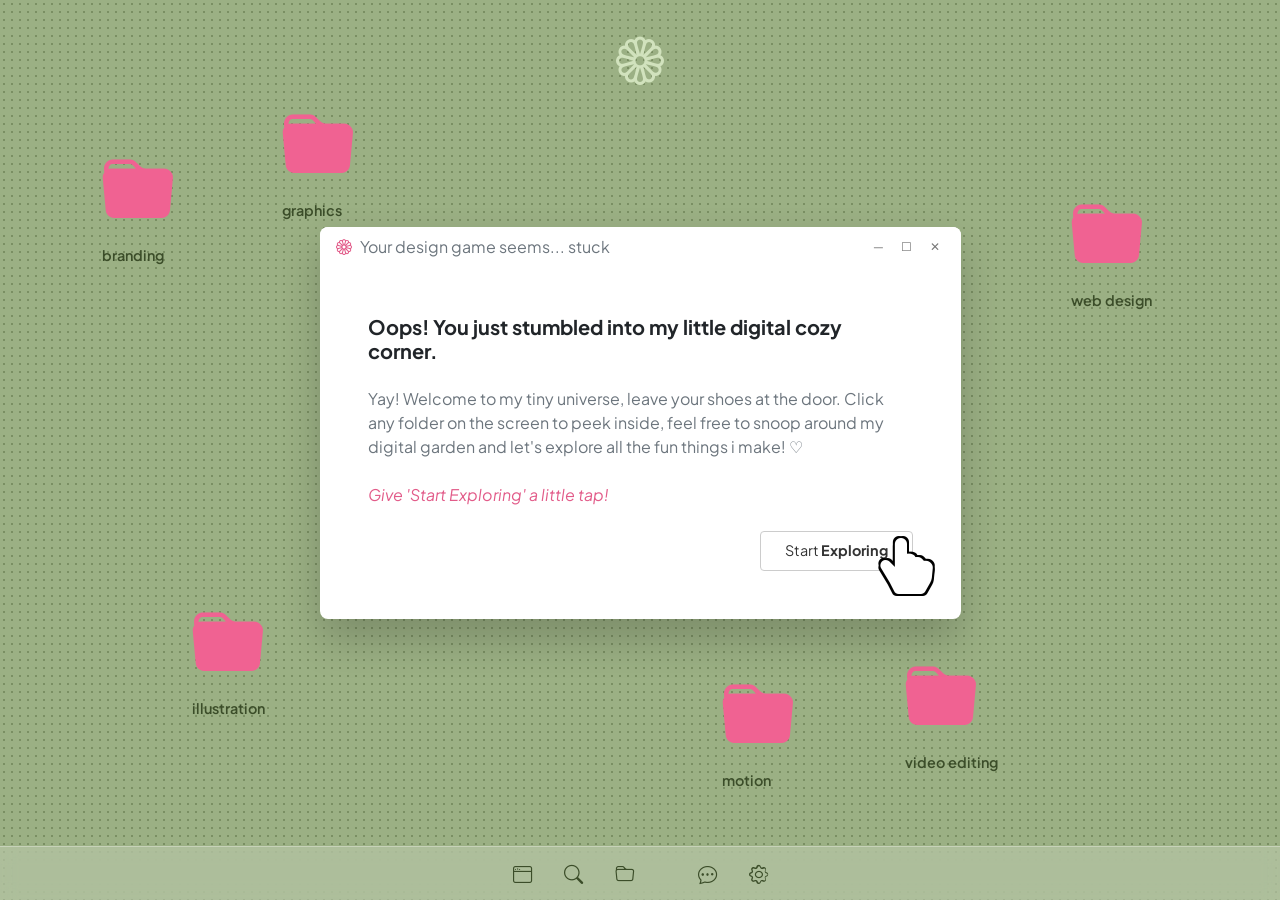
<file: index.html>
<!DOCTYPE html>
<html lang="en">
<head>
  <meta charset="UTF-8">
  <meta name="viewport" content="width=device-width, initial-scale=1.0">
  <title>Studio Clover - Interactive Web</title>

  <!-- Bootstrap 5 CDN -->
  <link href="https://cdn.jsdelivr.net/npm/bootstrap@5.3.2/dist/css/bootstrap.min.css" rel="stylesheet">
  <!-- Bootstrap Icons CDN -->
  <link href="https://cdn.jsdelivr.net/npm/bootstrap-icons@1.11.1/font/bootstrap-icons.css" rel="stylesheet">
  <!-- Google Fonts -->
  <link rel="preconnect" href="https://fonts.googleapis.com">
  <link rel="preconnect" href="https://fonts.gstatic.com" crossorigin>
  <link href="https://fonts.googleapis.com/css2?family=Caveat:wght@600&family=Playfair+Display:ital,wght@1,400;1,600&family=Plus+Jakarta+Sans:wght@400;500;600;700&family=Yellowtail&display=swap" rel="stylesheet">

  <!-- Custom CSS -->
  <link rel="stylesheet" href="assets/css/style.css">
</head>
<body class="desktop-bg min-vh-100 position-relative overflow-x-hidden">

  <!-- ==========================================================================
       HALAMAN 1: CLOVER POP-UP MODE (DESKTOP RETRO)
       ========================================================================== -->
  <div id="page1" class="page-section min-vh-100 d-flex flex-column justify-content-between">

    <!-- Desktop Background Icons -->
    <div class="desktop-icons position-absolute w-100 h-100 pointer-events-none">
      <div class="folder-item position-absolute" style="top: 15%; left: 8%;">
        <div class="folder-icon"><i class="bi bi-folder-fill"></i></div>
        <span class="folder-label">branding</span>
      </div>
      <div class="folder-item position-absolute" style="top: 10%; left: 22%;">
        <div class="folder-icon"><i class="bi bi-folder-fill"></i></div>
        <span class="folder-label">graphics</span>
      </div>
      <div class="folder-item position-absolute" style="top: 20%; right: 10%;">
        <div class="folder-icon"><i class="bi bi-folder-fill"></i></div>
        <span class="folder-label">web design</span>
      </div>
      <div class="folder-item position-absolute" style="bottom: 20%; left: 15%;">
        <div class="folder-icon"><i class="bi bi-folder-fill"></i></div>
        <span class="folder-label">illustration</span>
      </div>
      <div class="folder-item position-absolute" style="bottom: 12%; right: 38%;">
        <div class="folder-icon"><i class="bi bi-folder-fill"></i></div>
        <span class="folder-label">motion</span>
      </div>
      <div class="folder-item position-absolute" style="bottom: 14%; right: 22%;">
        <div class="folder-icon"><i class="bi bi-folder-fill"></i></div>
        <span class="folder-label">video editing</span>
      </div>
      <div class="position-absolute top-0 start-50 translate-middle-x mt-4 text-center">
        <div class="clover-logo"><i class="bi bi-flower1"></i></div>
      </div>
    </div>

    <!-- Main Pop-Up Card -->
    <main class="container my-auto position-relative z-2">
      <div class="row justify-content-center">
        <div class="col-12 col-md-10 col-lg-8 col-xl-7">
          <div class="card retro-popup shadow-lg border-0 rounded-3 overflow-hidden">
            <div class="card-header bg-white border-bottom-0 d-flex align-items-center justify-content-between px-3 py-2">
              <div class="d-flex align-items-center gap-2">
                <i class="bi bi-flower1 text-pink fs-6"></i>
                <span class="popup-title text-secondary">Your design game seems... stuck</span>
              </div>
              <div class="window-controls d-flex align-items-center gap-2">
                <button class="btn btn-sm btn-win-ctrl p-0">—</button>
                <button class="btn btn-sm btn-win-ctrl p-0">☐</button>
                <button class="btn btn-sm btn-win-ctrl p-0">✕</button>
              </div>
            </div>
            <div class="card-body p-4 p-md-5 position-relative">
              <h5 class="fw-bold text-dark mb-4">Oops! You just stumbled into my little digital cozy corner.</h5>
              <p class="body-text text-secondary mb-4">
               Yay! Welcome to my tiny universe, leave your shoes at the door. Click any folder on the screen to peek inside, feel free to snoop around my digital garden and let's explore all the fun things i make! ♡
              </p>
              <p class="tagline-pink text-pink fst-italic mb-4">
                Give 'Start Exploring' a little tap!
              </p>
              <div class="d-flex justify-content-end position-relative">
                <a href="page2.html" class="btn btn-outline-dark btn-explore rounded-1 px-4 py-2" id="btnExplore">
                  Start <span class="fw-bold">Exploring</span> 
                </a>
                <!-- Pixel Hand Pointer -->
                <div class="pixel-pointer position-absolute">
                  <i class="bi bi-hand-index-thumb-fill"></i>
                </div>
              </div>
            </div>
          </div>
        </div>
      </div>
    </main>

    <!-- Taskbar -->
    <footer class="retro-taskbar py-2 px-3 position-relative z-3">
      <div class="container-fluid d-flex justify-content-center align-items-center gap-3">
        <div class="taskbar-icon"><i class="bi bi-window"></i></div>
        <div class="taskbar-icon"><i class="bi bi-search"></i></div>
        <div class="taskbar-icon"><i class="bi bi-folder"></i></div>
        <div class="taskbar-icon"><i class="bi bi-edge"></i></div>
        <div class="taskbar-icon"><i class="bi bi-chat-dots"></i></div>
        <div class="taskbar-icon"><i class="bi bi-gear"></i></div>
      </div>
    </footer>
  </div>

  <!-- Bootstrap 5 JS Bundle -->
  <script src="https://cdn.jsdelivr.net/npm/bootstrap@5.3.2/dist/js/bootstrap.bundle.min.js"></script>
  <!-- Custom JS -->
  <script src="assets/js/script.js"></script>
</body>
</html>
</file>
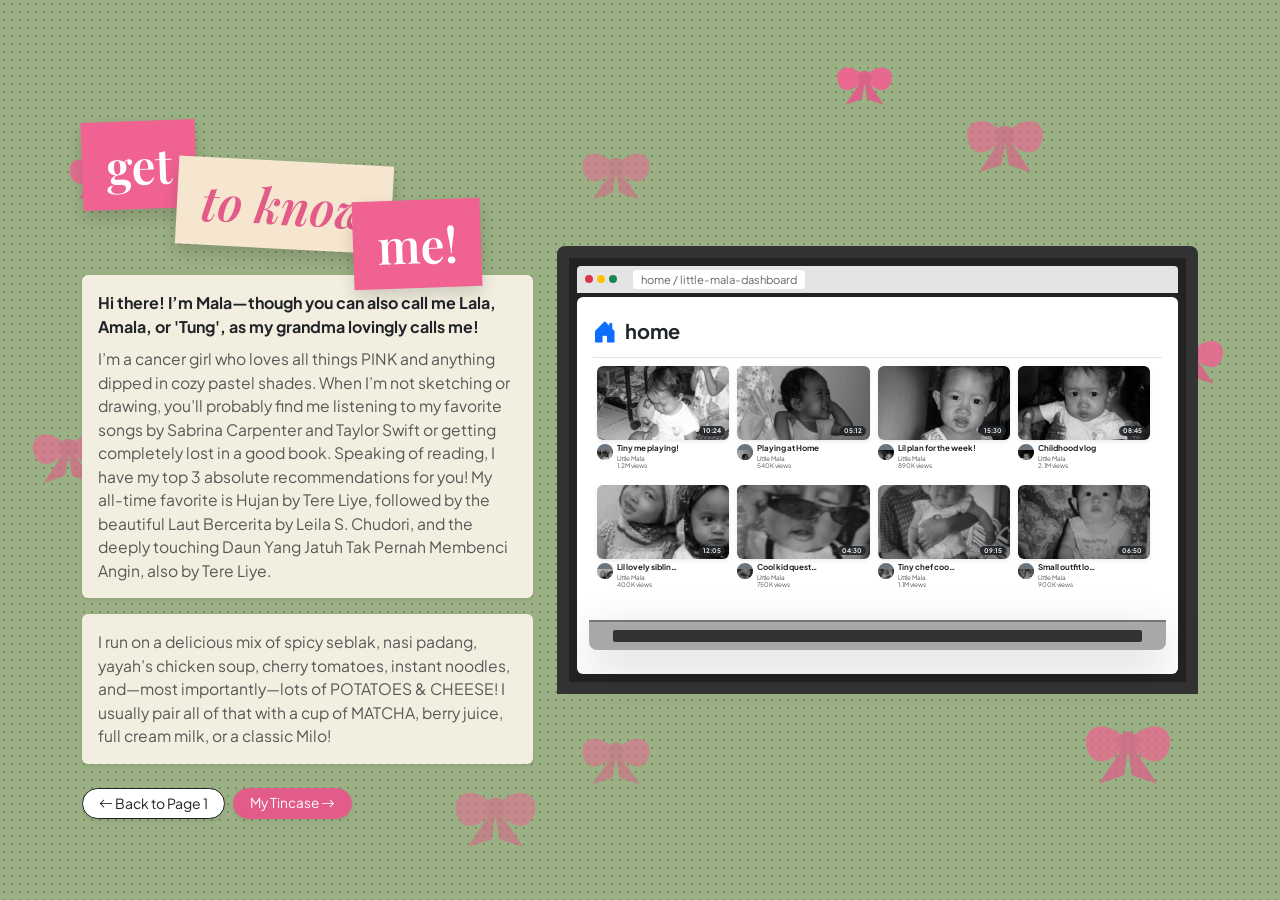
<file: page2.html>
<!DOCTYPE html>
<html lang="en">
<head>
  <meta charset="UTF-8">
  <meta name="viewport" content="width=device-width, initial-scale=1.0">
  <title>Studio Clover - Get Your Life Together</title>

  <!-- Bootstrap 5 CDN -->
  <link href="https://cdn.jsdelivr.net/npm/bootstrap@5.3.2/dist/css/bootstrap.min.css" rel="stylesheet">
  <!-- Bootstrap Icons CDN -->
  <link href="https://cdn.jsdelivr.net/npm/bootstrap-icons@1.11.1/font/bootstrap-icons.css" rel="stylesheet">
  <!-- Google Fonts -->
  <link rel="preconnect" href="https://fonts.googleapis.com">
  <link rel="preconnect" href="https://fonts.gstatic.com" crossorigin>
  <link href="https://fonts.googleapis.com/css2?family=Caveat:wght@600&family=Playfair+Display:ital,wght@1,400;1,600&family=Plus+Jakarta+Sans:wght@400;500;600;700&family=Yellowtail&display=swap" rel="stylesheet">

  <!-- Custom CSS -->
  <link rel="stylesheet" href="assets/css/style.css">
</head>
<body class="desktop-bg min-vh-100 position-relative overflow-x-hidden">

  <!-- ==========================================================================
       HALAMAN 2: NOTION / LIFE DASHBOARD (GAMBAR KEDUA)
       ========================================================================== -->
  <div id="page2" class="page-section min-vh-100 d-flex flex-column justify-content-center py-5 position-relative">
    
<!-- ==========================================================================
         PITA PINK ESTETIK (CUSTOM SVG MURNI) & BERGOYANG
         ========================================================================== -->
    <div style="position: absolute; top: 0; left: 0; width: 100%; height: 100%; pointer-events: none; z-index: 0; overflow: hidden;">
      
      <!-- Pita 1 -->
      <div class="ribbon-sway" style="position: absolute; top: 15%; left: 5%; width: 70px; height: 70px; opacity: 0.8;">
        <svg viewBox="0 0 24 24" xmlns="http://www.w3.org/2000/svg">
          <path d="M12,12 C7,6 1,8 2,13 C3,18 8,18 12,12 Z" fill="#f06292"/>
          <path d="M12,12 C17,6 23,8 22,13 C21,18 16,18 12,12 Z" fill="#f06292"/>
          <path d="M11,13 L5,22 L11,20 L12,14 Z" fill="#e25b89"/>
          <path d="M13,13 L19,22 L13,20 L12,14 Z" fill="#e25b89"/>
          <circle cx="12" cy="12" r="2.5" fill="#e25b89"/>
        </svg>
      </div>

      <!-- Pita 2 -->
      <div class="ribbon-sway" style="position: absolute; top: 10%; right: 18%; width: 90px; height: 90px; opacity: 0.6; animation-delay: 0.5s;">
        <svg viewBox="0 0 24 24" xmlns="http://www.w3.org/2000/svg">
          <path d="M12,12 C7,6 1,8 2,13 C3,18 8,18 12,12 Z" fill="#f06292"/><path d="M12,12 C17,6 23,8 22,13 C21,18 16,18 12,12 Z" fill="#f06292"/><path d="M11,13 L5,22 L11,20 L12,14 Z" fill="#e25b89"/><path d="M13,13 L19,22 L13,20 L12,14 Z" fill="#e25b89"/><circle cx="12" cy="12" r="2.5" fill="#e25b89"/>
        </svg>
      </div>

      <!-- Pita 3 -->
      <div class="ribbon-sway" style="position: absolute; bottom: 25%; left: 12%; width: 60px; height: 60px; opacity: 0.9; animation-delay: 1s;">
        <svg viewBox="0 0 24 24" xmlns="http://www.w3.org/2000/svg">
          <path d="M12,12 C7,6 1,8 2,13 C3,18 8,18 12,12 Z" fill="#f06292"/><path d="M12,12 C17,6 23,8 22,13 C21,18 16,18 12,12 Z" fill="#f06292"/><path d="M11,13 L5,22 L11,20 L12,14 Z" fill="#e25b89"/><path d="M13,13 L19,22 L13,20 L12,14 Z" fill="#e25b89"/><circle cx="12" cy="12" r="2.5" fill="#e25b89"/>
        </svg>
      </div>

      <!-- Pita 4 -->
      <div class="ribbon-sway" style="position: absolute; bottom: 12%; right: 8%; width: 100px; height: 100px; opacity: 0.7; animation-delay: 1.5s;">
        <svg viewBox="0 0 24 24" xmlns="http://www.w3.org/2000/svg">
          <path d="M12,12 C7,6 1,8 2,13 C3,18 8,18 12,12 Z" fill="#f06292"/><path d="M12,12 C17,6 23,8 22,13 C21,18 16,18 12,12 Z" fill="#f06292"/><path d="M11,13 L5,22 L11,20 L12,14 Z" fill="#e25b89"/><path d="M13,13 L19,22 L13,20 L12,14 Z" fill="#e25b89"/><circle cx="12" cy="12" r="2.5" fill="#e25b89"/>
        </svg>
      </div>

            <!-- Pita 5 -->
      <div class="ribbon-sway" style="position: absolute; bottom:50%; right: 10%; width: 100px; height: 100px; opacity: 0.7; animation-delay: 1.5s;">
        <svg viewBox="0 0 24 24" xmlns="http://www.w3.org/2000/svg">
          <path d="M12,12 C7,6 1,8 2,13 C3,18 8,18 12,12 Z" fill="#f06292"/><path d="M12,12 C17,6 23,8 22,13 C21,18 16,18 12,12 Z" fill="#f06292"/><path d="M11,13 L5,22 L11,20 L12,14 Z" fill="#e25b89"/><path d="M13,13 L19,22 L13,20 L12,14 Z" fill="#e25b89"/><circle cx="12" cy="12" r="2.5" fill="#e25b89"/>
        </svg>
      </div>

      <!-- Pita 6 -->
      <div class="ribbon-sway" style="position: absolute; top: 79%; left: 45%; width: 80px; height: 80px; opacity: 0.5; animation-delay: 0.2s;">
        <svg viewBox="0 0 24 24" xmlns="http://www.w3.org/2000/svg">
          <path d="M12,12 C7,6 1,8 2,13 C3,18 8,18 12,12 Z" fill="#f06292"/><path d="M12,12 C17,6 23,8 22,13 C21,18 16,18 12,12 Z" fill="#f06292"/><path d="M11,13 L5,22 L11,20 L12,14 Z" fill="#e25b89"/><path d="M13,13 L19,22 L13,20 L12,14 Z" fill="#e25b89"/><circle cx="12" cy="12" r="2.5" fill="#e25b89"/>
        </svg>
      </div>

      <div class="ribbon-sway" style="position: absolute; top: 14%; left: 45%; width: 80px; height: 80px; opacity: 0.5; animation-delay: 0.2s;">
        <svg viewBox="0 0 24 24" xmlns="http://www.w3.org/2000/svg">
          <path d="M12,12 C7,6 1,8 2,13 C3,18 8,18 12,12 Z" fill="#f06292"/><path d="M12,12 C17,6 23,8 22,13 C21,18 16,18 12,12 Z" fill="#f06292"/><path d="M11,13 L5,22 L11,20 L12,14 Z" fill="#e25b89"/><path d="M13,13 L19,22 L13,20 L12,14 Z" fill="#e25b89"/><circle cx="12" cy="12" r="2.5" fill="#e25b89"/>
        </svg>
      </div>

      <!-- Pita 8 (Tambahan Baru - Kiri Tengah) -->
      <div class="ribbon-sway" style="position: absolute; top: 45%; left: 2%; width: 85px; height: 85px; opacity: 0.6; animation-delay: 0.8s;">
        <svg viewBox="0 0 24 24" xmlns="http://www.w3.org/2000/svg">
          <path d="M12,12 C7,6 1,8 2,13 C3,18 8,18 12,12 Z" fill="#f06292"/><path d="M12,12 C17,6 23,8 22,13 C21,18 16,18 12,12 Z" fill="#f06292"/><path d="M11,13 L5,22 L11,20 L12,14 Z" fill="#e25b89"/><path d="M13,13 L19,22 L13,20 L12,14 Z" fill="#e25b89"/><circle cx="12" cy="12" r="2.5" fill="#e25b89"/>
        </svg>
      </div>

      <!-- Pita 9 (Tambahan Baru - Atas Tengah Kanan) -->
      <div class="ribbon-sway" style="position: absolute; top: 5%; left: 65%; width: 65px; height: 65px; opacity: 0.9; animation-delay: 1.2s;">
        <svg viewBox="0 0 24 24" xmlns="http://www.w3.org/2000/svg">
          <path d="M12,12 C7,6 1,8 2,13 C3,18 8,18 12,12 Z" fill="#f06292"/><path d="M12,12 C17,6 23,8 22,13 C21,18 16,18 12,12 Z" fill="#f06292"/><path d="M11,13 L5,22 L11,20 L12,14 Z" fill="#e25b89"/><path d="M13,13 L19,22 L13,20 L12,14 Z" fill="#e25b89"/><circle cx="12" cy="12" r="2.5" fill="#e25b89"/>
        </svg>
      </div>

      <!-- Pita 10 (Tambahan Baru - Bawah Tengah) -->
      <div class="ribbon-sway" style="position: absolute; bottom: 5%; left: 35%; width: 95px; height: 95px; opacity: 0.5; animation-delay: 0.4s;">
        <svg viewBox="0 0 24 24" xmlns="http://www.w3.org/2000/svg">
          <path d="M12,12 C7,6 1,8 2,13 C3,18 8,18 12,12 Z" fill="#f06292"/><path d="M12,12 C17,6 23,8 22,13 C21,18 16,18 12,12 Z" fill="#f06292"/><path d="M11,13 L5,22 L11,20 L12,14 Z" fill="#e25b89"/><path d="M13,13 L19,22 L13,20 L12,14 Z" fill="#e25b89"/><circle cx="12" cy="12" r="2.5" fill="#e25b89"/>
        </svg>
      </div>

      <!-- Pita 11 (Tambahan Baru - Kanan Tengah) -->
      <div class="ribbon-sway" style="position: absolute; top: 35%; right: 4%; width: 75px; height: 75px; opacity: 0.8; animation-delay: 1.7s;">
        <svg viewBox="0 0 24 24" xmlns="http://www.w3.org/2000/svg">
          <path d="M12,12 C7,6 1,8 2,13 C3,18 8,18 12,12 Z" fill="#f06292"/><path d="M12,12 C17,6 23,8 22,13 C21,18 16,18 12,12 Z" fill="#f06292"/><path d="M11,13 L5,22 L11,20 L12,14 Z" fill="#e25b89"/><path d="M13,13 L19,22 L13,20 L12,14 Z" fill="#e25b89"/><circle cx="12" cy="12" r="2.5" fill="#e25b89"/>
        </svg>
      </div>

      <!-- Pita 12 (Tambahan Baru - Kanan Bawah Agak Tengah) -->
      <div class="ribbon-sway" style="position: absolute; bottom: 30%; right: 35%; width: 55px; height: 55px; opacity: 0.7; animation-delay: 2.1s;">
        <svg viewBox="0 0 24 24" xmlns="http://www.w3.org/2000/svg">
          <path d="M12,12 C7,6 1,8 2,13 C3,18 8,18 12,12 Z" fill="#f06292"/><path d="M12,12 C17,6 23,8 22,13 C21,18 16,18 12,12 Z" fill="#f06292"/><path d="M11,13 L5,22 L11,20 L12,14 Z" fill="#e25b89"/><path d="M13,13 L19,22 L13,20 L12,14 Z" fill="#e25b89"/><circle cx="12" cy="12" r="2.5" fill="#e25b89"/>
        </svg>
      </div>

    </div>
    <div class="container position-relative z-1">

      <div class="row g-4 align-items-center justify-content-center mt-2 mt-lg-3">
        <!-- Left Side: Scrapbook Text Notes -->
        <div class="col-12 col-lg-5">
          <!-- Title Banner Stickers (Disusun Menurun / Anak Tangga) -->
         <!-- Title Banner Stickers (Diperbesar) -->
          <div class="mb-4 position-relative" style="min-height: 130px;"> <!-- min-height dibesarkan agar tidak menabrak notes -->
            
            <div class="position-absolute" style="top: 0; left: 0;">
              <span class="sticker-tag tag-pink px-4 py-2 shadow stiker-animasi" style="font-size: 3rem;">get</span>
            </div>
            
            <div class="position-absolute" style="top: 40px; left: 21%;">
              <span class="sticker-tag tag-cream px-4 py-2 fst-italic shadow stiker-animasi" style="font-size: 3rem;">to know</span>
            </div>
            
            <div class="position-absolute" style="top: 79px; left: 60%;">
              <span class="sticker-tag tag-pink px-4 py-2 shadow stiker-animasi" style="font-size: 3rem;">me!</span>
            </div>
            
          </div>
          <!-- Memo Kotak Pertama -->
          <div class="p-3 mb-3 rounded shadow-sm kertas-melayang" style="background-color: #f3efe0;">
            <strong class="text-dark d-block mb-2">Hi there! I’m Mala—though you can also call me Lala, Amala, or 'Tung', as my grandma lovingly calls me!</strong>
            <p class="text-muted mb-0" style="font-size: 0.98rem;">
              I’m a cancer girl who loves all things PINK and anything dipped in cozy pastel shades. When I’m not sketching or drawing, you’ll probably find me listening to my favorite songs by Sabrina Carpenter and Taylor Swift or getting completely lost in a good book. Speaking of reading, I have my top 3 absolute recommendations for you! My all-time favorite is Hujan by Tere Liye, followed by the beautiful Laut Bercerita by Leila S. Chudori, and the deeply touching Daun Yang Jatuh Tak Pernah Membenci Angin, also by Tere Liye.
            </p>
          </div>

          <!-- Memo Kotak Kedua -->
          <div class="p-3 rounded shadow-sm kertas-melayang" style="background-color: #f3efe0;">
            <p class="text-muted mb-0" style="font-size: 0.98rem;">
              I run on a delicious mix of spicy seblak, nasi padang, yayah’s chicken soup, cherry tomatoes, instant noodles, and—most importantly—lots of POTATOES & CHEESE! I usually pair all of that with a cup of MATCHA, berry juice, full cream milk, or a classic Milo!
            </p>
          </div>



          <!-- Button Back / Next -->
          <div class="mt-4 d-flex gap-2">
            <a href="index.html" class="btn btn-sm btn-outline-dark rounded-pill px-3 bg-white shadow-sm" id="btnBack">
              <i class="bi bi-arrow-left"></i> Back to Page 1
            </a>
            <a href="page3.html" class="btn btn-sm btn-pink-solid rounded-pill px-3 shadow-sm" id="btnNextToPage3">
              My Tincase <i class="bi bi-arrow-right"></i>
            </a>
          </div>
        </div>

        <!-- Right Side: Laptop Screen Mockup -->
        <div class="col-12 col-lg-7 text-center">
          <div class="laptop-container mx-auto">
            <div class="laptop-screen p-2 rounded-top-3">
              <div class="browser-bar d-flex align-items-center px-2 py-1 mb-1">
                <span class="dot bg-danger me-1"></span>
                <span class="dot bg-warning me-1"></span>
                <span class="dot bg-success me-3"></span>
                <span class="browser-url text-truncate">home / little-mala-dashboard</span>
              </div>
              <div class="notion-dashboard-grid p-3 rounded bg-white text-start">
                <div class="d-flex align-items-center gap-2 mb-3 border-bottom pb-2">
                  <i class="bi bi-house-door-fill text-primary fs-4"></i>
                  <strong class="text-dark fs-5">home</strong>
                </div>
           <div class="row g-4 px-2 pb-2">
<div class="row g-2 px-2 pb-2">
  
  <!-- Video 1 -->
  <div class="col-3">
    <div class="text-start">
      <div class="position-relative mb-1">
        <img src="assets/images/malakecil2.jpeg" class="img-fluid rounded-2 w-100 object-fit-cover shadow-sm" style="aspect-ratio: 16/9;" alt="Video 1">
        <span class="position-absolute bottom-0 end-0 bg-dark text-white rounded px-1 m-1 fw-bold" style="font-size: 0.4rem; opacity: 0.9;">10:24</span>
      </div>
      <div class="d-flex gap-1 mt-1">
        <div class="rounded-circle bg-secondary flex-shrink-0" style="width: 16px; height: 16px; overflow: hidden;">
           <img src="assets/images/malakecil2.jpeg" class="w-100 h-100 object-fit-cover" alt="Avatar">
        </div>
        <div>
          <h6 class="mb-0 text-dark" style="font-size: 0.5rem; font-weight: 700; line-height: 1.1;">Tiny me playing!</h6>
          <div class="text-muted" style="font-size: 0.4rem; line-height: 1.1; margin-top: 2px;">
            Little Mala <br> 1.2M views
          </div>
        </div>
      </div>
    </div>
  </div>

  <!-- Video 2 -->
  <div class="col-3">
    <div class="text-start">
      <div class="position-relative mb-1">
        <img src="assets/images/malakecil4.jpeg" class="img-fluid rounded-2 w-100 object-fit-cover shadow-sm" style="aspect-ratio: 16/9;" alt="Video 2">
        <span class="position-absolute bottom-0 end-0 bg-dark text-white rounded px-1 m-1 fw-bold" style="font-size: 0.4rem; opacity: 0.9;">05:12</span>
      </div>
      <div class="d-flex gap-1 mt-1">
        <div class="rounded-circle bg-secondary flex-shrink-0" style="width: 16px; height: 16px; overflow: hidden;">
           <img src="assets/images/malakecil4.jpeg" class="w-100 h-100 object-fit-cover" alt="Avatar">
        </div>
        <div>
          <h6 class="mb-0 text-dark" style="font-size: 0.5rem; font-weight: 700; line-height: 1.1;">Playing at Home</h6>
          <div class="text-muted" style="font-size: 0.4rem; line-height: 1.1; margin-top: 2px;">
            Little Mala <br> 540K views
          </div>
        </div>
      </div>
    </div>
  </div>

  <!-- Video 3 -->
  <div class="col-3">
    <div class="text-start">
      <div class="position-relative mb-1">
        <img src="assets/images/malakecil1.jpeg" class="img-fluid rounded-2 w-100 object-fit-cover shadow-sm" style="aspect-ratio: 16/9;" alt="Video 3">
        <span class="position-absolute bottom-0 end-0 bg-dark text-white rounded px-1 m-1 fw-bold" style="font-size: 0.4rem; opacity: 0.9;">15:30</span>
      </div>
      <div class="d-flex gap-1 mt-1">
        <div class="rounded-circle bg-secondary flex-shrink-0" style="width: 16px; height: 16px; overflow: hidden;">
           <img src="assets/images/malakecil1.jpeg" class="w-100 h-100 object-fit-cover" alt="Avatar">
        </div>
        <div>
          <h6 class="mb-0 text-dark" style="font-size: 0.5rem; font-weight: 700; line-height: 1.1;">Lil plan for the week!</h6>
          <div class="text-muted" style="font-size: 0.4rem; line-height: 1.1; margin-top: 2px;">
            Little Mala <br> 890K views
          </div>
        </div>
      </div>
    </div>
  </div>

  <!-- Video 4 -->
  <div class="col-3">
    <div class="text-start">
      <div class="position-relative mb-1">
        <img src="assets/images/malakecil3.jpeg" class="img-fluid rounded-2 w-100 object-fit-cover shadow-sm" style="aspect-ratio: 16/9;" alt="Video 4">
        <span class="position-absolute bottom-0 end-0 bg-dark text-white rounded px-1 m-1 fw-bold" style="font-size: 0.4rem; opacity: 0.9;">08:45</span>
      </div>
      <div class="d-flex gap-1 mt-1">
        <div class="rounded-circle bg-secondary flex-shrink-0" style="width: 16px; height: 16px; overflow: hidden;">
           <img src="assets/images/malakecil3.jpeg" class="w-100 h-100 object-fit-cover" alt="Avatar">
        </div>
        <div>
          <h6 class="mb-0 text-dark" style="font-size: 0.5rem; font-weight: 700; line-height: 1.1;">Childhood vlog</h6>
          <div class="text-muted" style="font-size: 0.4rem; line-height: 1.1; margin-top: 2px;">
            Little Mala <br> 2.1M views
          </div>
        </div>
      </div>
    </div>
  </div>

  <div class="col-3 mt-3">
                      <div class="text-start">
                        <div class="position-relative mb-1">
                          <img src="assets/images/malakecil5.jpeg" class="img-fluid rounded-2 w-100 object-fit-cover shadow-sm" style="aspect-ratio: 16/9;" alt="Video 5">
                          <span class="position-absolute bottom-0 end-0 bg-dark text-white rounded px-1 m-1 fw-bold" style="font-size: 0.4rem; opacity: 0.9;">12:05</span>
                        </div>
                        <div class="d-flex gap-1 mt-1">
                          <div class="rounded-circle bg-secondary flex-shrink-0" style="width: 16px; height: 16px; overflow: hidden;">
                             <img src="assets/images/malakecil5.jpeg" class="w-100 h-100 object-fit-cover" alt="Avatar">
                          </div>
                          <div>
                            <h6 class="mb-0 text-dark text-truncate" style="font-size: 0.5rem; font-weight: 700; line-height: 1.1; max-width: 60px;">Lil lovely siblings♡</h6>
                            <div class="text-muted" style="font-size: 0.4rem; line-height: 1.1; margin-top: 2px;">Little Mala <br> 400K views</div>
                          </div>
                        </div>
                      </div>
                    </div>

                    <!-- Video 6 -->
                    <div class="col-3 mt-3">
                      <div class="text-start">
                        <div class="position-relative mb-1">
                          <img src="assets/images/malakecil6.jpeg" class="img-fluid rounded-2 w-100 object-fit-cover shadow-sm" style="aspect-ratio: 16/9;" alt="Video 6">
                          <span class="position-absolute bottom-0 end-0 bg-dark text-white rounded px-1 m-1 fw-bold" style="font-size: 0.4rem; opacity: 0.9;">04:30</span>
                        </div>
                        <div class="d-flex gap-1 mt-1">
                          <div class="rounded-circle bg-secondary flex-shrink-0" style="width: 16px; height: 16px; overflow: hidden;">
                             <img src="assets/images/malakecil6.jpeg" class="w-100 h-100 object-fit-cover" alt="Avatar">
                          </div>
                          <div>
                            <h6 class="mb-0 text-dark text-truncate" style="font-size: 0.5rem; font-weight: 700; line-height: 1.1; max-width: 60px;">Cool kid questions</h6>
                            <div class="text-muted" style="font-size: 0.4rem; line-height: 1.1; margin-top: 2px;">Little Mala <br> 750K views</div>
                          </div>
                        </div>
                      </div>
                    </div>

                    <!-- Video 7 -->
                    <div class="col-3 mt-3">
                      <div class="text-start">
                        <div class="position-relative mb-1">
                          <img src="assets/images/malakecil7.jpeg" class="img-fluid rounded-2 w-100 object-fit-cover shadow-sm" style="aspect-ratio: 16/9;" alt="Video 7">
                          <span class="position-absolute bottom-0 end-0 bg-dark text-white rounded px-1 m-1 fw-bold" style="font-size: 0.4rem; opacity: 0.9;">09:15</span>
                        </div>
                        <div class="d-flex gap-1 mt-1">
                          <div class="rounded-circle bg-secondary flex-shrink-0" style="width: 16px; height: 16px; overflow: hidden;">
                             <img src="assets/images/malakecil7.jpeg" class="w-100 h-100 object-fit-cover" alt="Avatar">
                          </div>
                          <div>
                            <h6 class="mb-0 text-dark text-truncate" style="font-size: 0.5rem; font-weight: 700; line-height: 1.1; max-width: 60px;">Tiny chef cookies</h6>
                            <div class="text-muted" style="font-size: 0.4rem; line-height: 1.1; margin-top: 2px;">Little Mala <br> 1.1M views</div>
                          </div>
                        </div>
                      </div>
                    </div>

                    <!-- Video 8 -->
                    <div class="col-3 mt-3">
                      <div class="text-start">
                        <div class="position-relative mb-1">
                          <img src="assets/images/malakecil8.jpeg" class="img-fluid rounded-2 w-100 object-fit-cover shadow-sm" style="aspect-ratio: 16/9;" alt="Video 8">
                          <span class="position-absolute bottom-0 end-0 bg-dark text-white rounded px-1 m-1 fw-bold" style="font-size: 0.4rem; opacity: 0.9;">06:50</span>
                        </div>
                        <div class="d-flex gap-1 mt-1">
                          <div class="rounded-circle bg-secondary flex-shrink-0" style="width: 16px; height: 16px; overflow: hidden;">
                             <img src="assets/images/malakecil8.jpeg" class="w-100 h-100 object-fit-cover" alt="Avatar">
                          </div>
                          <div>
                            <h6 class="mb-0 text-dark text-truncate" style="font-size: 0.5rem; font-weight: 700; line-height: 1.1; max-width: 60px;">Small outfit look!</h6>
                            <div class="text-muted" style="font-size: 0.4rem; line-height: 1.1; margin-top: 2px;">Little Mala <br> 900K views</div>
                          </div>
              </div>
              </div>
              </div>
            </div>
            <div class="laptop-base rounded-bottom-3 py-2 px-4 shadow-lg">
              <div class="keyboard-mockup"></div>
            </div>
          </div>
        </div>

      </div>
    </div>
  </div>

  <!-- Bootstrap 5 JS Bundle -->
  <script src="https://cdn.jsdelivr.net/npm/bootstrap@5.3.2/dist/js/bootstrap.bundle.min.js"></script>
  <!-- Custom JS -->
  <script src="assets/js/script.js"></script>
</body>
</html>
</file>
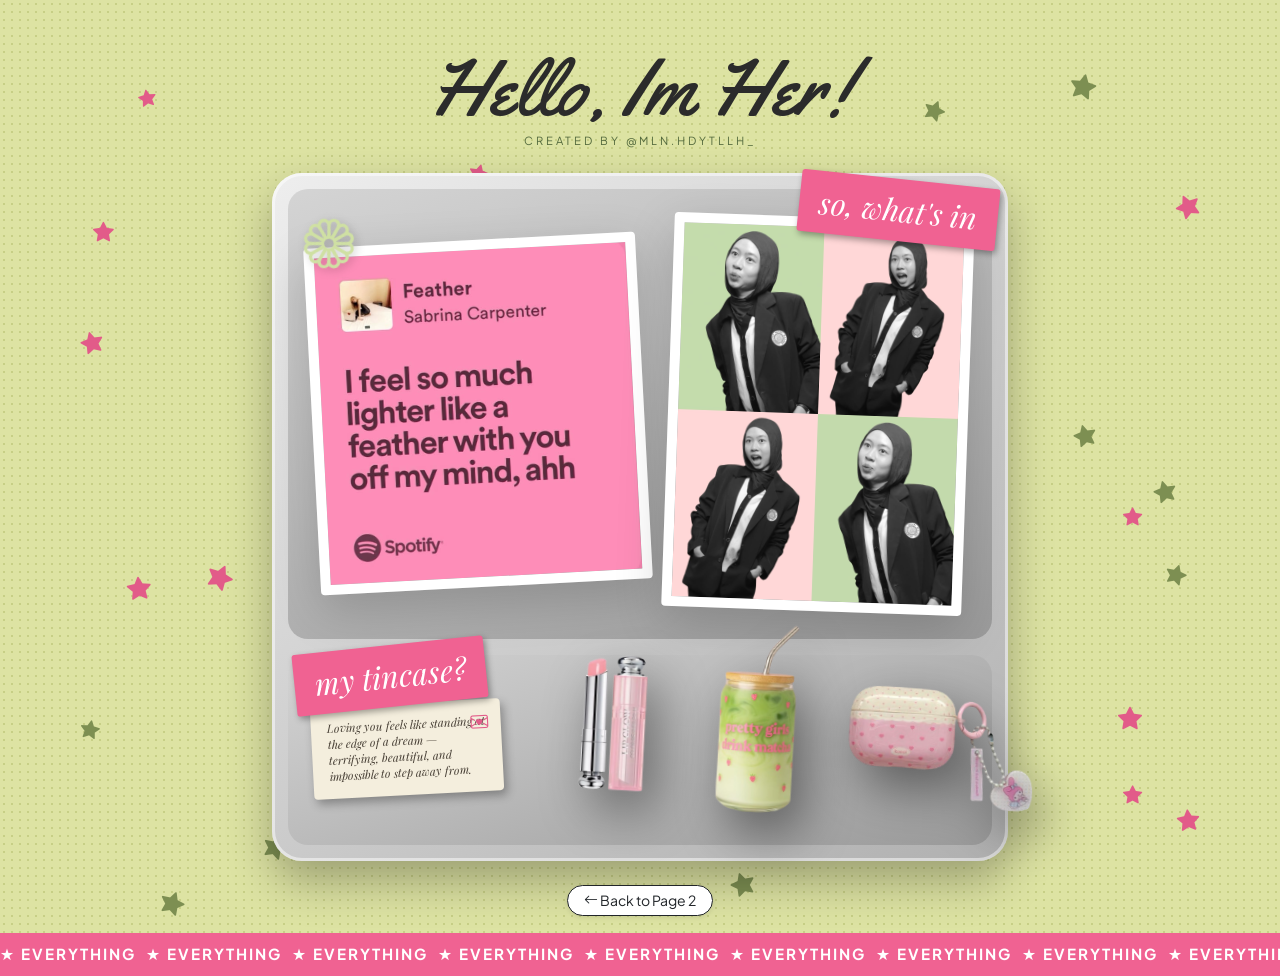
<file: page3.html>
<!DOCTYPE html>
<html lang="en">
<head>
  <meta charset="UTF-8">
  <meta name="viewport" content="width=device-width, initial-scale=1.0">
  <title>Studio Clover - My Tincase</title>

  <!-- Bootstrap 5 CDN -->
  <link href="https://cdn.jsdelivr.net/npm/bootstrap@5.3.2/dist/css/bootstrap.min.css" rel="stylesheet">
  <!-- Bootstrap Icons CDN -->
  <link href="https://cdn.jsdelivr.net/npm/bootstrap-icons@1.11.1/font/bootstrap-icons.css" rel="stylesheet">
  <!-- Google Fonts -->
  <link rel="preconnect" href="https://fonts.googleapis.com">
  <link rel="preconnect" href="https://fonts.gstatic.com" crossorigin>
  <link href="https://fonts.googleapis.com/css2?family=Caveat:wght@600&family=Playfair+Display:ital,wght@1,400;1,600&family=Plus+Jakarta+Sans:wght@400;500;600;700&family=Yellowtail&display=swap" rel="stylesheet">

  <!-- Custom CSS -->
  <link rel="stylesheet" href="assets/css/style.css">
</head>
<body class="desktop-bg min-vh-100 position-relative overflow-x-hidden">

  <!-- ==========================================================================
       HALAMAN 3: SCRAPBOOK TIN CASE (GAMBAR KETIGA)
       ========================================================================== -->
  <div id="page3" class="page-section min-vh-100 page3-bg d-flex flex-column pt-5">
    <div class="container position-relative flex-grow-1">

      <!-- Scattered star confetti (Diberi class star-blink) -->
<!-- ================= KUMPULAN BINTANG AWAL ================= -->
      <i class="bi bi-star-fill scrap-star star-pink star-blink" style="top:4%; left:6%; font-size:1.1rem; transform:rotate(-10deg);"></i>
      <i class="bi bi-star-fill scrap-star star-olive star-blink" style="top:2%; right:10%; font-size:1.6rem; transform:rotate(12deg); animation-delay: 0.3s;"></i>
      <i class="bi bi-star-fill scrap-star star-pink star-blink" style="top:18%; left:2%; font-size:1.3rem; animation-delay: 0.7s;"></i>
      <i class="bi bi-star-fill scrap-star star-olive star-blink" style="top:46%; right:3%; font-size:1.4rem; transform:rotate(-15deg); animation-delay: 0.2s;"></i>
      <i class="bi bi-star-fill scrap-star star-pink star-blink" style="bottom:18%; right:6%; font-size:1.2rem; animation-delay: 0.9s;"></i>
      <i class="bi bi-star-fill scrap-star star-olive star-blink" style="bottom:6%; left:8%; font-size:1.5rem; transform:rotate(20deg); animation-delay: 0.5s;"></i>
      <i class="bi bi-star-fill scrap-star star-olive star-blink" style="top:40%; right:10%; font-size:1.4rem; transform:rotate(-15deg); animation-delay: 0.2s;"></i>
      <i class="bi bi-star-fill scrap-star star-pink star-blink" style="bottom:26%; right:6%; font-size:1.5rem; animation-delay: 0.9s;"></i>
      <i class="bi bi-star-fill scrap-star star-olive star-blink" style="bottom:12%; left:17%; font-size:1.5rem; transform:rotate(20deg); animation-delay: 0.5s;"></i>
      <i class="bi bi-star-fill scrap-star star-olive star-blink" style="top:64%; right:32%; font-size:1.4rem; transform:rotate(-15deg); animation-delay: 0.2s;"></i>
      <i class="bi bi-star-fill scrap-star star-pink star-blink" style="bottom:48%; right:6%; font-size:1.2rem; animation-delay: 0.9s;"></i>
      <i class="bi bi-star-fill scrap-star star-olive star-blink" style="bottom:12%; left:45%; font-size:1.5rem; transform:rotate(20deg); animation-delay: 0.5s;"></i>

      <!-- ================= 6 BINTANG TAMBAHAN PERTAMA ================= -->
      <i class="bi bi-star-fill scrap-star star-pink star-blink" style="top:55%; left:12%; font-size:1.6rem; transform:rotate(25deg); animation-delay: 0.8s;"></i>
      <i class="bi bi-star-fill scrap-star star-pink star-blink" style="top:12%; left:35%; font-size:1.2rem; transform:rotate(15deg); animation-delay: 1.1s;"></i>
      <i class="bi bi-star-fill scrap-star star-olive star-blink" style="top:35%; left:58%; font-size:1.3rem; transform:rotate(-12deg); animation-delay: 1.3s;"></i>
      <i class="bi bi-star-fill scrap-star star-olive star-blink" style="top:22%; right:25%; font-size:1.4rem; transform:rotate(-8deg); animation-delay: 0.4s;"></i>
      <i class="bi bi-star-fill scrap-star star-pink star-blink" style="bottom:30%; right:22%; font-size:1.1rem; transform:rotate(10deg); animation-delay: 0.6s;"></i>
      <i class="bi bi-star-fill scrap-star star-olive star-blink" style="bottom:8%; right:40%; font-size:1.5rem; transform:rotate(-18deg); animation-delay: 1.0s;"></i>

      <!-- ================= 4 BINTANG TAMBAHAN BARU ================= -->
      <!-- Bintang 19 (Tengah Kiri Agak Bawah) -->
      <i class="bi bi-star-fill scrap-star star-pink star-blink" style="top:75%; left:25%; font-size:1.4rem; transform:rotate(-20deg); animation-delay: 1.2s;"></i>
      
      <!-- Bintang 20 (Tengah Atas Agak Kanan) -->
      <i class="bi bi-star-fill scrap-star star-olive star-blink" style="top:25%; right:45%; font-size:1.1rem; transform:rotate(8deg); animation-delay: 0.5s;"></i>
      
      <!-- Bintang 21 (Pojok Kiri Tengah) -->
      <i class="bi bi-star-fill scrap-star star-pink star-blink" style="bottom:40%; left:5%; font-size:1.5rem; transform:rotate(-5deg); animation-delay: 1.5s;"></i>
      
      <!-- Bintang 22 (Atas Kanan Ujung) -->
      <i class="bi bi-star-fill scrap-star star-olive star-blink" style="top:5%; left:75%; font-size:1.3rem; transform:rotate(22deg); animation-delay: 0.8s;"></i>
      <i class="bi bi-star-fill scrap-star star-pink star-blink" style="top:30%; left:1%; font-size:1.4rem; transform:rotate(-15deg); animation-delay: 0.7s;"></i>
      
      <!-- Bintang 24 (Mepet Kiri - Agak Bawah) -->
      <i class="bi bi-star-fill scrap-star star-olive star-blink" style="bottom:25%; left:1%; font-size:1.2rem; transform:rotate(10deg); animation-delay: 1.4s;"></i>
      
      <!-- Bintang 25 (Mepet Kanan - Atas) -->
      <i class="bi bi-star-fill scrap-star star-pink star-blink" style="top:15%; right:1%; font-size:1.5rem; transform:rotate(-25deg); animation-delay: 0.9s;"></i>
      
      <!-- Bintang 26 (Mepet Kanan - Tengah) -->
      <i class="bi bi-star-fill scrap-star star-olive star-blink" style="top:55%; right:2%; font-size:1.3rem; transform:rotate(18deg); animation-delay: 1.1s;"></i>
      
      <!-- Bintang 27 (Mepet Kanan - Bawah) -->
      <i class="bi bi-star-fill scrap-star star-pink star-blink" style="bottom:15%; right:1%; font-size:1.4rem; transform:rotate(-5deg); animation-delay: 1.6s;"></i>
      <!-- Title -->
      <div class="text-center mb-4 position-relative">
        <h2 class="scrap-title mb-0">Hello, Im Her!</h2>
        <span class="scrap-subtitle">created by @mln.hdytllh_</span>
      </div>

      <div class="row justify-content-center">
        <div class="col-12 col-md-10 col-lg-8">

          <!-- Tin Case -->
          <div class="tin-case">

            <!-- Top Compartment -->
<!-- Top Compartment -->
            <div class="tin-compartment d-flex align-items-center justify-content-between gap-4 position-relative">
              
              <!-- Bunga dekorasi (dipindah ke pojok atas agar tidak menghalangi foto) -->
              <i class="bi bi-flower1 scrap-flower position-absolute" style="top: 15px; left: 15px; z-index: 5;"></i>

              <!-- KIRI: Gambar Pengganti Teks Pink -->
             <div class="scrap-photo-frame shadow-lg" style="flex: 1; transform: rotate(-3deg);">
             <img src="assets/images/lirik.jpeg" alt="Gambar Kiri" class="w-100 h-auto">
            </div>

              <!-- KANAN: Tempat Foto Kamu -->
           <div class="scrap-photo-frame shadow-lg" style="flex: 0.9; transform: rotate(2deg);">
              <img src="assets/images/mala.jpeg" alt="Foto Kamu" class="w-100 h-auto">
          </div>

              <span class="scrap-sticker position-absolute" style="top:-10px; right:-6px; transform:rotate(6deg);">so, what's in</span>
            </div>

<!-- Bottom Compartment -->
            <div class="tin-compartment d-flex align-items-center justify-content-between flex-wrap gap-3">
              <span class="scrap-sticker position-absolute" style="top:-10px; left:6px; transform:rotate(-6deg);">my tincase?</span>

              <!-- Postcard -->
              <div class="postcard position-relative">
                <i class="bi bi-envelope-heart postcard-stamp"></i>
                Loving you feels like standing at the edge of a dream — terrifying, beautiful, and impossible to step away from.
              </div>

              <!-- Gambar 1 (Lipstik) -->
              <img src="assets/images/lipstik.png" alt="Judy 1" class="judy-standee" style="max-height: 90px;">

              <!-- Gambar 2 (Matcha) -->
              <img src="assets/images/matcha.png" alt="Judy 2" class="judy-standee" style="max-height: 85px;">

              <!-- Gambar 3 (Airpod) -->
              <img src="assets/images/airpod.png" alt="Judy 3" class="airpod" style="max-height: 85px;">
            </div>
            
          <!-- PENUTUP KOTAK ABU-ABU -->
          </div> 

          <!-- Nav (TOMBOL KEMBALI YANG SUDAH DIPERBAIKI) -->
          <div class="text-center mt-4 position-relative" style="z-index: 10; margin-bottom: 60px;">
            <a href="page2.html" class="btn btn-sm btn-outline-dark rounded-pill px-3 bg-white shadow-sm btn-jepret" id="btnBackToPage2">
              <i class="bi bi-arrow-left"></i> Back to Page 2
            </a>
          </div>

        </div>
      </div>
    </div>

    <!-- Marquee Banner -->
    <div class="marquee-banner mt-5 mt-auto" id="marqueeBanner">
      <div class="marquee-track" id="marqueeTrack">
        <div class="marquee-group" id="marqueeGroup"><span class="marquee-unit">&#9733; EVERYTHING &nbsp;</span></div>
      </div>
    </div>
  </div>

  <!-- Bootstrap 5 JS Bundle -->
  <script src="https://cdn.jsdelivr.net/npm/bootstrap@5.3.2/dist/js/bootstrap.bundle.min.js"></script>
  <!-- Custom JS -->
  <script src="assets/js/script.js"></script>
</body>
</html>
</file>
<file: assets/css/style.css>
:root {
  --bg-sage: #9bb084;
  --bg-sage-dark: #7a8f63;
  --pink-accent: #e25b89;
  --pink-folder: #f06292;
  --cream-note: #f4eedd;
  --font-sans: 'Plus Jakarta Sans', sans-serif;
  --font-serif: 'Playfair Display', serif;
  --font-hand: 'Caveat', cursive;
}

body {
  font-family: var(--font-sans);
  background-color: var(--bg-sage);
  background-image: radial-gradient(var(--bg-sage-dark) 15%, transparent 16%);
  background-size: 8px 8px;
  color: #2b2b2b;
}



/* Page fade-in on load (each page is now its own HTML file) */
.page-section {
  opacity: 0;
  transition: opacity 0.5s ease-in-out;
}

.page-section.loaded {
  opacity: 1;
}

/* Page 1 Specifics */
.text-pink { color: var(--pink-accent) !important; }

/* Ikon Folder Diperbesar */
.folder-icon { font-size: 4.5rem; color: var(--pink-folder); }
.folder-label { font-size: 0.9rem; color: #3b4d29; font-weight: 600; margin-top: 4px; }
.clover-logo { font-size: 3rem; color: #d1e2bd; }
.handle-tag { font-family: var(--font-serif); font-style: italic; color: #556b3e; }

.retro-popup {
  background-color: #ffffff;
  box-shadow: 0 20px 40px rgba(0, 0, 0, 0.2) !important;
}

.btn-win-ctrl {
  width: 20px; height: 20px; font-size: 0.75rem; color: #777; border: none; background: transparent;
}

.btn-explore {
  font-size: 0.9rem; border-color: #ccc; color: #333; background-color: #fff;
  transition: all 0.2s ease;
}

.btn-explore:hover {
  background-color: var(--pink-accent); border-color: var(--pink-accent); color: #fff;
}

/* Pixel Hand Pointer Image/Icon */
.pixel-pointer {
  right: -20px;
  bottom: -35px;
  font-size: 3.5rem;
  color: #ffffff;
  text-shadow: 2px 2px 0px #000, -2px -2px 0px #000, 2px -2px 0px #000, -2px 2px 0px #000;
  animation: floatHand 1.5s infinite ease-in-out;
}

@keyframes floatHand {
  0%, 100% { transform: translateY(0); }
  50% { transform: translateY(-8px); }
}

.retro-taskbar {
  background: rgba(255, 255, 255, 0.2);
  backdrop-filter: blur(8px);
  border-top: 1px solid rgba(255, 255, 255, 0.3);
}

.taskbar-icon { font-size: 1.2rem; color: #3b4d29; padding: 4px 8px; cursor: pointer; }

/* Page 2 Specifics (Notion Life Together Page) */
.sticker-tag {
  display: inline-block;
  font-family: var(--font-serif);
  font-weight: 600;
  box-shadow: 2px 4px 8px rgba(0,0,0,0.15);
  transform: rotate(-2deg);
}

.tag-pink { background-color: var(--pink-folder); color: #fff; }
.tag-cream { background-color: #f7e6cf; color: var(--pink-accent); transform: rotate(3deg); }

.paper-note {
  background-color: var(--cream-note);
  color: #4a4238;
  font-family: var(--font-sans);
  font-size: 0.9rem;
  line-height: 1.5;
  border-left: 4px solid #dcd1b8;
}

.folder-header-graphic {
  background: #eae2cf;
  border: 1px solid #c8bc9e;
}

/* Laptop Mockup Visuals (Diperbesar) */
.laptop-container {
  max-width: 680px; 
}

.laptop-screen {
  background-color: #222;
  border: 12px solid #333;
}

.browser-bar {
  background-color: #e4e4e4;
  border-radius: 4px 4px 0 0;
}

.dot { width: 8px; height: 8px; border-radius: 50%; display: inline-block; }
.browser-url { font-size: 0.7rem; color: #666; background: #fff; padding: 1px 8px; border-radius: 3px; }

.laptop-base {
  background: #a8a8a8;
  border-top: 2px solid #777;
}

.keyboard-mockup {
  height: 12px;
  background: #333;
  border-radius: 2px;
}

.placeholder-img {
  min-height: 90px;
  background-color: #e0e0e0;
  object-fit: cover;
}

.btn-pink-solid {
  background-color: var(--pink-accent);
  border-color: var(--pink-accent);
  color: #fff;
  font-size: 0.85rem;
}

.btn-pink-solid:hover {
  background-color: #c94a75;
  border-color: #c94a75;
  color: #fff;
}

/* ==========================================================================
   EFEK STIKER BERGERAK MAJU BERGANTIAN (GELOMBANG)
   ========================================================================== */
.stiker-animasi {
  display: inline-block; /* Wajib agar efek scale/membesar bisa berjalan pada teks span */
  animation: popBergantian 3s infinite ease-in-out; 
}

@keyframes popBergantian {
  /* 0%, 33%, dan 100% adalah posisi istirahat (ukuran normal) */
  0%, 33%, 100% {
    transform: scale(1) rotate(0deg);
  }
  
  /* Di titik 16% dari siklus waktunya, stiker akan membesar (maju) 15% dan sedikit miring */
  16% {
    transform: scale(1.15) rotate(3deg);
  }
}


/* ==========================================================================
   Page 3 - Scrapbook Tin Case
   ========================================================================== */
.page3-bg {
  background-color: #dde3a3;
  background-image: radial-gradient(#c7cf86 15%, transparent 16%);
  background-size: 8px 8px;
  position: relative;
}

.scrap-star {
  position: absolute;
  z-index: 1;
}

.star-pink { color: var(--pink-accent); }
.star-olive { color: #7d8f52; }

.scrap-title {
  font-family: 'Yellowtail', cursive;
  font-size: clamp(3rem, 8vw, 5rem);
  color: #2b2b2b;
  line-height: 1;
}

.scrap-subtitle {
  display: block;
  font-family: var(--font-sans);
  letter-spacing: 3px;
  font-size: 0.7rem;
  color: #556b3e;
  text-transform: uppercase;
  margin-top: 4px;
}

.tin-case {
  background: linear-gradient(145deg, #eeeeee, #b0b0b0);
  border-radius: 30px;
  padding: 16px;
  box-shadow: 0 20px 45px rgba(0, 0, 0, 0.3), inset 0 0 0 3px rgba(255, 255, 255, 0.5);
  position: relative;
  z-index: 2;
}

.tin-compartment {
  background: linear-gradient(160deg, #d4d4d4, #9a9a9a);
  border-radius: 20px;
  position: relative;
  min-height: 190px;
  padding: 28px 24px;
  overflow: visible;
}

.tin-compartment + .tin-compartment {
  margin-top: 16px;
}

.scrap-flower {
  font-size: 3.2rem;
  color: #cfe0a3;
  transform: rotate(-15deg);
  filter: drop-shadow(2px 3px 4px rgba(0, 0, 0, 0.2));
}

.scrap-note {
  background: var(--pink-folder);
  color: #fff;
  font-weight: 600;
  font-size: 0.85rem;
  line-height: 1.4;
  padding: 14px 16px;
  border-radius: 4px;
  transform: rotate(-2deg);
  box-shadow: 3px 5px 10px rgba(0, 0, 0, 0.3);
  max-width: 180px;
}

.scrap-hashtag {
  display: block;
  font-size: 0.72rem;
  opacity: 0.9;
  margin-top: 8px;
}

.scrap-photo-grid {
  display: grid;
  grid-template-columns: repeat(2, 1fr);
  gap: 4px;
  width: 130px;
  transform: rotate(2deg);
  box-shadow: 3px 5px 10px rgba(0, 0, 0, 0.3);
  border-radius: 2px;
  overflow: hidden;
}

.scrap-photo-grid div {
  aspect-ratio: 1;
  display: flex;
  align-items: center;
  justify-content: center;
  font-size: 1.4rem;
  color: #fff;
}

.ph-pink { background: var(--pink-folder); }
.ph-olive { background: #c7cf9c; color: #3b4d29; }

.scrap-sticker {
  background: var(--pink-folder);
  color: #fff;
  font-family: var(--font-serif);
  font-style: italic;
  font-size: 1.9rem;
  padding: 8px 20px;
  border-radius: 3px;
  box-shadow: 2px 3px 6px rgba(0, 0, 0, 0.35);
  z-index: 3;
  white-space: nowrap;
}

.postcard {
  background: var(--cream-note);
  width: 190px;
  padding: 14px 16px;
  border-radius: 4px;
  box-shadow: 3px 5px 10px rgba(0, 0, 0, 0.3);
  transform: rotate(-3deg);
  font-family: var(--font-serif);
  font-style: italic;
  font-size: 0.72rem;
  color: #4a4238;
  line-height: 1.4;
}

.postcard-stamp {
  position: absolute;
  top: 10px;
  right: 12px;
  font-size: 1.1rem;
  color: var(--pink-accent);
}

.scrap-bunny {
  width: 80px;
  height: 90px;
  background: #f6b8c4;
  border-radius: 50% 50% 45% 45%;
  position: relative;
  box-shadow: 2px 4px 8px rgba(0, 0, 0, 0.25);
}

.scrap-bunny::before,
.scrap-bunny::after {
  content: "";
  position: absolute;
  top: -40px;
  width: 20px;
  height: 50px;
  background: #f6b8c4;
  border-radius: 50% 50% 0 0;
}

.scrap-bunny::before { left: 12px; transform: rotate(-8deg); }
.scrap-bunny::after { right: 12px; transform: rotate(8deg); }

.scrap-drink {
  width: 56px;
  height: 84px;
  background: linear-gradient(180deg, #ffffff 0%, #ffffff 32%, #f8b7c4 32%, #f8b7c4 100%);
  border-radius: 4px 4px 14px 14px;
  box-shadow: 2px 4px 8px rgba(0, 0, 0, 0.3);
}

.scrap-can {
  width: 62px;
  height: 42px;
  background: #dfe4ea;
  border: 2px solid #333;
  border-radius: 4px;
  font-size: 0.55rem;
  font-weight: 700;
  text-align: center;
  color: #333;
  display: flex;
  align-items: center;
  justify-content: center;
  line-height: 1;
  box-shadow: 2px 4px 8px rgba(0, 0, 0, 0.25);
}

.marquee-banner {
  background: var(--pink-folder);
  color: #fff;
  font-weight: 700;
  padding: 10px 0;
  font-size: 0.95rem;
  letter-spacing: 2px;
  overflow: hidden;
  white-space: nowrap;
  
  /* --- KUNCI AGAR FULL WIDTH & MENTOK BAWAH --- */
  position: absolute;
  bottom: 0;
  left: 0;
  width: 100%;
  margin: 0;
}

.marquee-track {
  display: flex;
  width: max-content;
  animation: marquee-scroll 9s linear infinite;
}

.marquee-group {
  display: flex;
  flex-shrink: 0;
}

.marquee-unit {
  white-space: nowrap;
}

@keyframes marquee-scroll {
  from { transform: translateX(0); }
  to { transform: translateX(-50%); }
}

@media (max-width: 767.98px) {
  .tin-compartment {
    justify-content: center !important;
    text-align: center;
    padding-top: 34px;
  }
  .scrap-sticker.position-absolute {
    position: static !important;
    display: inline-block;
    margin-bottom: 8px;
    transform: none !important;
  }
}

/* ==========================================================================
   ANIMASI TAMBAHAN
   ========================================================================== */
.ribbon-sway {
  animation: sway 5s infinite ease-in-out alternate;
}
@keyframes sway {
  0% { transform: translateY(0) rotate(-15deg); }
  50% { transform: translateY(-15px) rotate(0deg); }
  100% { transform: translateY(0) rotate(15deg); }
}

/* Animasi Bintang Berkedip Page 3 */
.star-blink {
  animation: blink 1.5s infinite alternate;
}
@keyframes blink {
  0% { opacity: 0.2; transform: scale(0.8); }
  100% { opacity: 1; transform: scale(1.2); text-shadow: 0 0 10px var(--pink-accent); }
}

.scrap-photo-frame {
  height: fit-content; /* Ini kuncinya agar bingkai pas memeluk foto */
  border: 10px solid #ffffff;
  border-radius: 4px;
  overflow: hidden;
  position: relative;
  transition: transform 0.3s ease;
}

.scrap-photo-frame:hover {
  transform: scale(1.05) rotate(0deg) !important;
  z-index: 10;
}

.bg-pink {
  background-color: var(--pink-folder);
}

.bg-olive {
  background-color: #c7cf9c;
}

/* ==========================================================================
   EFEK GAMBAR TIMBUL (STANDEE) HALAMAN 3
   ========================================================================== */
.judy-standee {
  width: auto;
  filter: drop-shadow(5px 8px 10px rgba(0, 0, 0, 0.45)); 
  
  /* KUNCI MEMBESARKAN: scale(1.4) artinya diperbesar 40% dari ukuran aslinya */
  transform: scale(2.5) rotate(3deg); 
  
  transition: all 0.3s cubic-bezier(0.175, 0.885, 0.32, 1.275);
  cursor: pointer;

  position: relative;
  top: -35px; 
  /* -------------------------------------------------------- */

  transition: all 0.3s cubic-bezier(0.175, 0.885, 0.32, 1.275);
  cursor: pointer;

}

.judy-standee:hover {
  /* Saat mouse diarahkan, ukurannya naik sedikit lagi jadi 1.55 */
  transform: scale(3.2) rotate(2deg) translateY(-5px); 
  filter: drop-shadow(8px 12px 15px rgba(0, 0, 0, 0.5));
}

.airpod {
  width: auto;
  filter: drop-shadow(5px 8px 10px rgba(0, 0, 0, 0.45)); 
  
  /* KUNCI MEMBESARKAN: scale(1.4) artinya diperbesar 40% dari ukuran aslinya */
  transform: scale(2.5) rotate(3deg); 
  
  transition: all 0.3s cubic-bezier(0.175, 0.885, 0.32, 1.275);
  cursor: pointer;

  position: relative;
  top: -10px; 
  /* -------------------------------------------------------- */

  transition: all 0.3s cubic-bezier(0.175, 0.885, 0.32, 1.275);
  cursor: pointer;

}

.airpod:hover {
  /* Saat mouse diarahkan, ukurannya naik sedikit lagi jadi 1.55 */
  transform: scale(3.2) rotate(2deg) translateY(-5px); 
  filter: drop-shadow(8px 12px 15px rgba(0, 0, 0, 0.5));
}

/* ==========================================================================
/* ==========================================================================
   MOBILE RESPONSIVE (TAMPILAN HP & TABLET) - FULL CODE
   ========================================================================== */
@media (max-width: 768px) {
  
  /* 1. Mencegah layar bergeser ke kiri/kanan akibat elemen meluber */
  body, html {
    overflow-x: hidden !important;
  }

  /* 2. Menurunkan ukuran dasar UI (teks & padding) khusus di layar kecil */
  html {
    font-size: 75% !important; 
  }

  /* 3. Menyesuaikan lebar kotak memo, foto, & postcard agar muat penuh di HP */
/* 4. Memperbesar 2 Gambar Utama (Spotify & Foto Kolase) di HP */
  .kertas-melayang, 
  .kertas-foto, 
  .postcard {
    width: 100% !important;
    max-width: 100% !important;
    height: auto !important;
    margin-left: 0 !important;
    margin-right: 0 !important;
    margin-bottom: 20px !important;
    /* Menghilangkan efek miring bawaan agar gambarnya bisa tampil lebih besar dan rapi di layar sempit */
    transform: none !important; 
  }

  /* 4. PERBAIKAN PAGE 3: Memastikan wadah bawah bisa membungkus gambar dengan rapi */
  .tin-compartment {
    flex-direction: row !important; /* Tetap berjejer ke samping */
    flex-wrap: wrap !important;     /* Otomatis turun ke bawah jika layar sempit */
    justify-content: center !important; 
    gap: 15px !important;           /* Memberi jarak aman antar gambar */
    padding: 15px !important;
  }

  /* 5. PERBAIKAN PAGE 3: Mematikan posisi absolute agar gambar (lipstik, matcha, airpods) tidak numpuk */
  .tin-compartment .judy-standee,
  .tin-compartment .airpod,
  .tin-compartment img {
    position: relative !important;  
    top: 0 !important;
    left: 0 !important;
    margin: 5px auto !important;    
    transform: none !important;     /* Mematikan efek miring/rotasi bawaan di HP agar rapi */
  }

  /* 6. Memastikan efek membesar saat disentuh (hover) tetap berjalan di HP */
  .tin-compartment .judy-standee:hover,
  .tin-compartment .airpod:hover,
  .tin-compartment img:hover {
    transform: scale(1.1) !important;
  }
}
</file>
